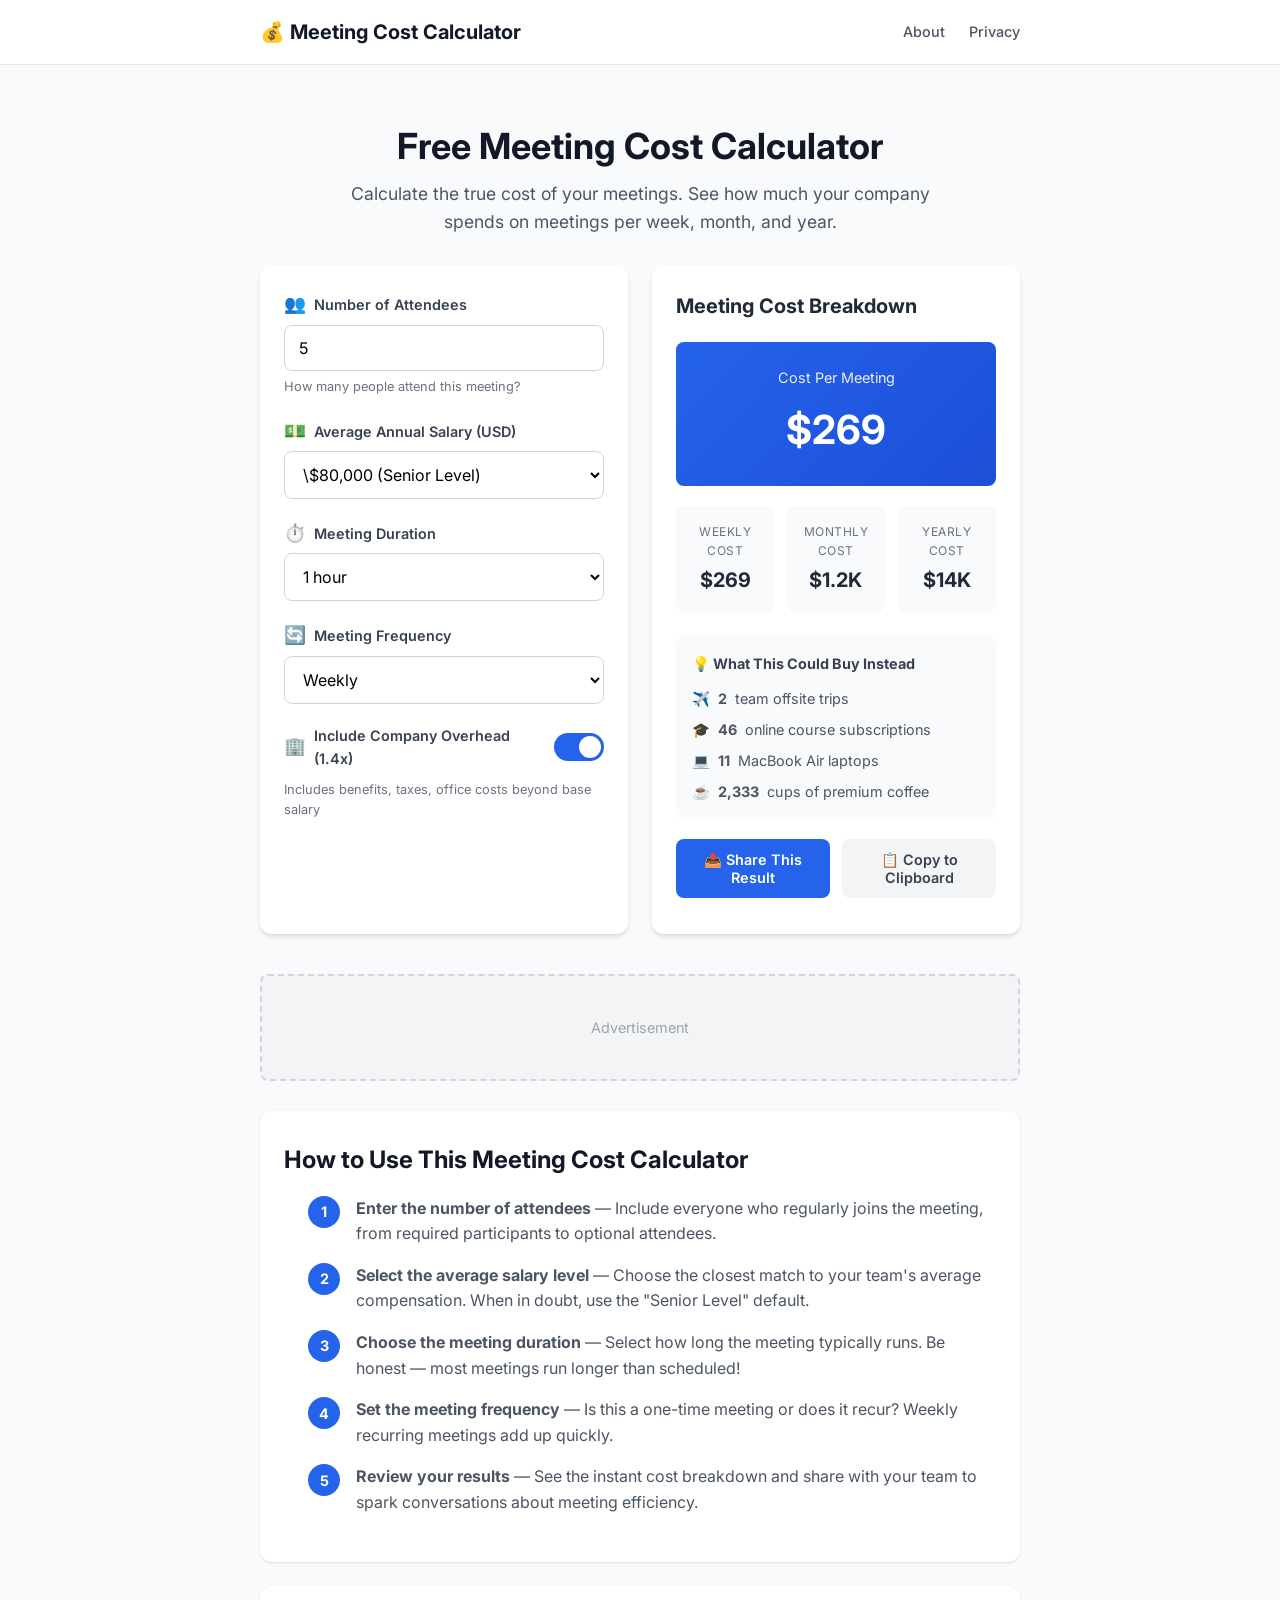
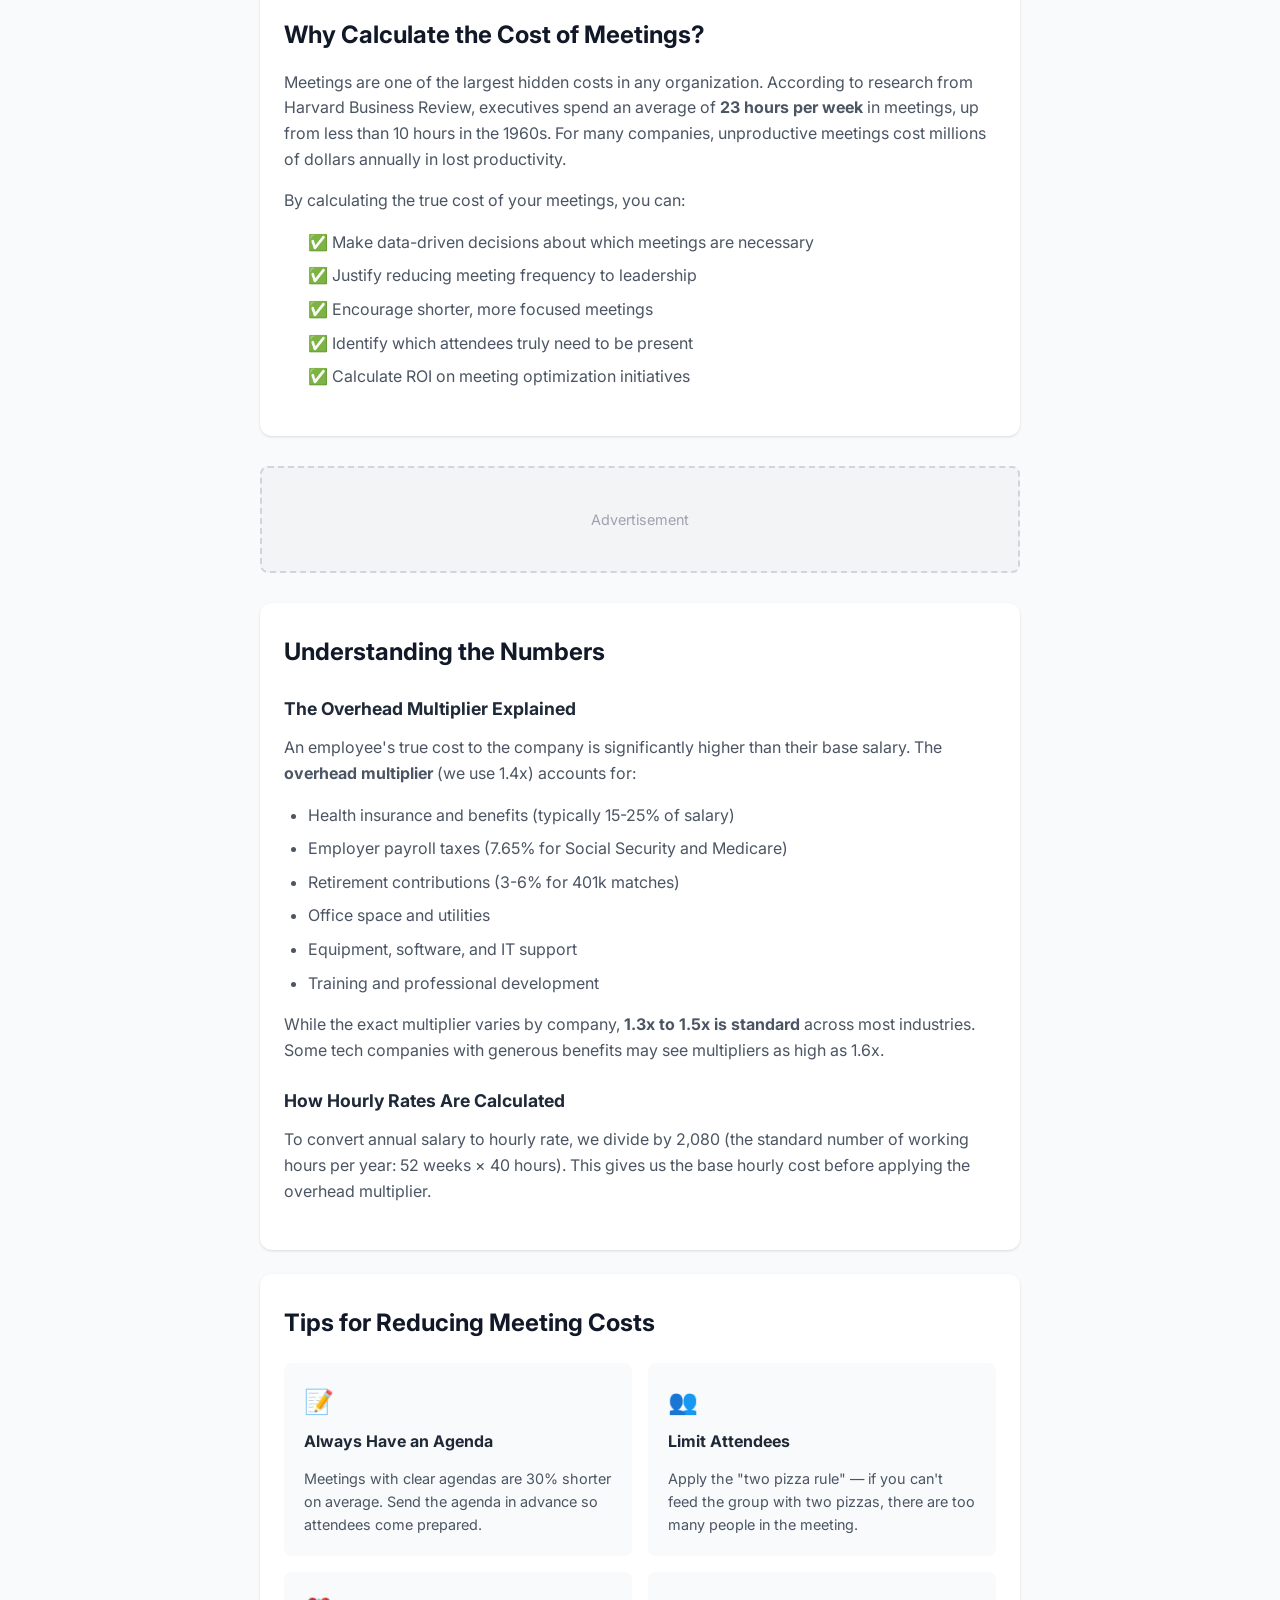
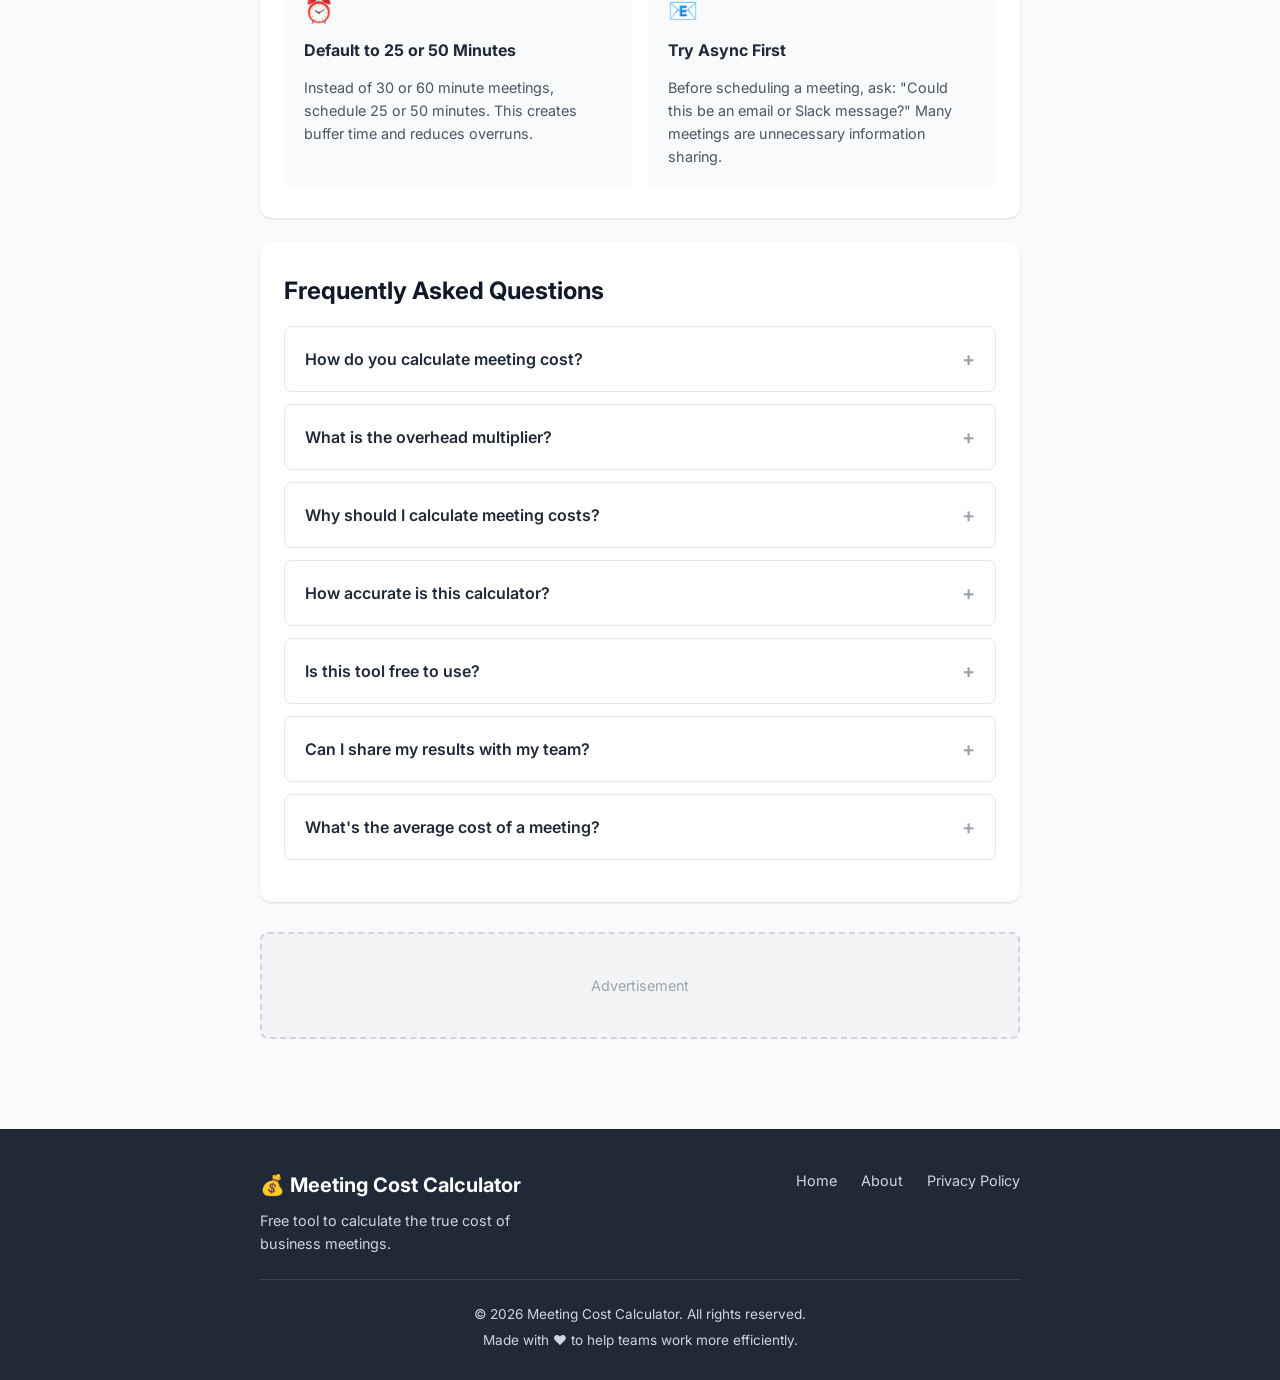
<file: index.html>
<!DOCTYPE html>
<html lang="en">
<head>
    <meta charset="UTF-8">
    <meta name="viewport" content="width=device-width, initial-scale=1.0">
    <meta name="google-site-verification" content="0Us5rEZchp0eKYvYgplHtERlhH9K8f8kBW0bJfZGkyk" />
    <meta name="msvalidate.01" content="0C607791784AF58C1D96AB335BE07128" />
    <!-- Primary SEO -->
    <title>Free Meeting Cost Calculator | Calculate True Cost of Meetings</title>
    <meta name="description" content="Calculate the real cost of your meetings instantly. See how much your company spends on meetings per week, month, and year. Free tool, no signup required.">
    <meta name="keywords" content="meeting cost calculator, meeting ROI, calculate meeting cost, meeting expense calculator, how much do meetings cost">
    <meta name="author" content="Meeting Cost Calculator">
    
    <!-- Canonical URL - UPDATE THIS with your actual domain -->
    <link rel="canonical" href="https://meetingcost.pages.dev/">
    
    <!-- Open Graph / Social Sharing -->
    <meta property="og:type" content="website">
    <meta property="og:title" content="Free Meeting Cost Calculator">
    <meta property="og:description" content="Calculate the real cost of your meetings. See weekly, monthly, and yearly expenses instantly.">
    <meta property="og:url" content="https://meetingcost.pages.dev/">
    <meta property="og:site_name" content="Meeting Cost Calculator">
    
    <!-- Twitter Card -->
    <meta name="twitter:card" content="summary_large_image">
    <meta name="twitter:title" content="Free Meeting Cost Calculator">
    <meta name="twitter:description" content="Calculate the real cost of your meetings instantly.">
    
    <!-- Favicon - Simple SVG -->
    <link rel="icon" href="data:image/svg+xml,<svg xmlns='http://www.w3.org/2000/svg' viewBox='0 0 100 100'><text y='.9em' font-size='90'>💰</text></svg>">
    
    <!-- Preconnect for performance -->
    <link rel="preconnect" href="https://fonts.googleapis.com">
    <link rel="preconnect" href="https://fonts.gstatic.com" crossorigin>
    <link href="https://fonts.googleapis.com/css2?family=Inter:wght@400;500;600;700&display=swap" rel="stylesheet">
    
    <!-- Styles -->
    <link rel="stylesheet" href="style.css">
    
    <!-- JSON-LD Schema Markup -->
    <script type="application/ld+json">
    {
        "@context": "https://schema.org",
        "@type": "WebApplication",
        "name": "Meeting Cost Calculator",
        "description": "Free online tool to calculate the true cost of business meetings including salaries and company overhead",
        "url": "https://meetingcost.pages.dev/",
        "applicationCategory": "BusinessApplication",
        "operatingSystem": "Any",
        "offers": {
            "@type": "Offer",
            "price": "0",
            "priceCurrency": "USD"
        },
        "featureList": [
            "Calculate meeting costs instantly",
            "Include company overhead costs",
            "View weekly, monthly, yearly expenses",
            "Share results with team",
            "No signup required"
        ]
    }
    </script>
    
    <!-- FAQ Schema -->
    <script type="application/ld+json">
    {
        "@context": "https://schema.org",
        "@type": "FAQPage",
        "mainEntity": [
            {
                "@type": "Question",
                "name": "How do you calculate meeting cost?",
                "acceptedAnswer": {
                    "@type": "Answer",
                    "text": "Meeting cost is calculated by multiplying each attendee's hourly rate by the meeting duration. We also add a 1.4x overhead multiplier to account for benefits, taxes, and office costs that companies pay beyond base salary."
                }
            },
            {
                "@type": "Question",
                "name": "What is the overhead multiplier?",
                "acceptedAnswer": {
                    "@type": "Answer",
                    "text": "The overhead multiplier (typically 1.3x to 1.5x) accounts for additional costs beyond salary including health insurance, retirement contributions, payroll taxes, office space, equipment, and software. We use 1.4x as a reasonable average."
                }
            },
            {
                "@type": "Question",
                "name": "Why should I calculate meeting costs?",
                "acceptedAnswer": {
                    "@type": "Answer",
                    "text": "Understanding meeting costs helps organizations make better decisions about when meetings are necessary, who needs to attend, and how long they should be. Many companies find they can save thousands of dollars annually by reducing unnecessary meetings."
                }
            },
            {
                "@type": "Question",
                "name": "How accurate is this calculator?",
                "acceptedAnswer": {
                    "@type": "Answer",
                    "text": "This calculator provides a reasonable estimate based on average salaries and standard overhead multipliers. Actual costs may vary based on your specific location, industry, and company benefits package."
                }
            },
            {
                "@type": "Question",
                "name": "Is this tool free to use?",
                "acceptedAnswer": {
                    "@type": "Answer",
                    "text": "Yes, this meeting cost calculator is completely free to use. No signup, no email required. Your data stays in your browser and is never sent to any server."
                }
            }
        ]
    }
    </script>

    <!-- Google AdSense - Replace with your code after approval -->
    <!-- <script async src="https://pagead2.googlesyndication.com/pagead/js/adsbygoogle.js?client=ca-pub-XXXXXXXXXXXXXXXX" crossorigin="anonymous"></script> -->
    
</head>
<body>
    <!-- Header -->
    <header class="header">
        <div class="container">
            <a href="/" class="logo">💰 Meeting Cost Calculator</a>
            <nav class="nav">
                <a href="/about.html">About</a>
                <a href="/privacy.html">Privacy</a>
            </nav>
        </div>
    </header>

    <!-- Main Content -->
    <main class="main">
        <div class="container">
            
            <!-- Hero Section -->
            <section class="hero">
                <h1>Free Meeting Cost Calculator</h1>
                <p class="hero-subtitle">Calculate the true cost of your meetings. See how much your company spends on meetings per week, month, and year.</p>
            </section>

            <!-- Calculator Section -->
            <section class="calculator-section">
                <div class="calculator-card">
                    <form id="calculator-form" class="calculator-form">
                        
                        <!-- Attendees -->
                        <div class="form-group">
                            <label for="attendees">
                                <span class="label-icon">👥</span>
                                Number of Attendees
                            </label>
                            <input 
                                type="number" 
                                id="attendees" 
                                min="1" 
                                max="100" 
                                value="5" 
                                required
                            >
                            <span class="input-hint">How many people attend this meeting?</span>
                        </div>

                        <!-- Average Salary -->
                        <div class="form-group">
                            <label for="salary">
                                <span class="label-icon">💵</span>
                                Average Annual Salary (USD)
                            </label>
                            <select id="salary" required>
                                <option value="40000">\$40,000 (Entry Level)</option>
                                <option value="60000">\$60,000 (Mid Level)</option>
                                <option value="80000" selected>\$80,000 (Senior Level)</option>
                                <option value="100000">\$100,000 (Lead/Manager)</option>
                                <option value="120000">\$120,000 (Senior Manager)</option>
                                <option value="150000">\$150,000 (Director)</option>
                                <option value="200000">\$200,000 (VP/Executive)</option>
                                <option value="custom">Custom Amount...</option>
                            </select>
                            <input 
                                type="number" 
                                id="custom-salary" 
                                min="20000" 
                                max="1000000" 
                                placeholder="Enter custom salary"
                                class="hidden"
                            >
                        </div>

                        <!-- Meeting Duration -->
                        <div class="form-group">
                            <label for="duration">
                                <span class="label-icon">⏱️</span>
                                Meeting Duration
                            </label>
                            <select id="duration" required>
                                <option value="15">15 minutes</option>
                                <option value="30">30 minutes</option>
                                <option value="45">45 minutes</option>
                                <option value="60" selected>1 hour</option>
                                <option value="90">1.5 hours</option>
                                <option value="120">2 hours</option>
                                <option value="180">3 hours</option>
                                <option value="240">4 hours</option>
                            </select>
                        </div>

                        <!-- Meeting Frequency -->
                        <div class="form-group">
                            <label for="frequency">
                                <span class="label-icon">🔄</span>
                                Meeting Frequency
                            </label>
                            <select id="frequency" required>
                                <option value="once">One-time meeting</option>
                                <option value="daily">Daily</option>
                                <option value="weekly" selected>Weekly</option>
                                <option value="biweekly">Every 2 weeks</option>
                                <option value="monthly">Monthly</option>
                            </select>
                        </div>

                        <!-- Include Overhead Toggle -->
                        <div class="form-group form-group-toggle">
                            <label for="overhead">
                                <span class="label-icon">🏢</span>
                                Include Company Overhead (1.4x)
                            </label>
                            <label class="toggle">
                                <input type="checkbox" id="overhead" checked>
                                <span class="toggle-slider"></span>
                            </label>
                            <span class="input-hint">Includes benefits, taxes, office costs beyond base salary</span>
                        </div>

                    </form>
                </div>

                <!-- Results Section -->
                <div class="results-card" id="results">
                    <h2>Meeting Cost Breakdown</h2>
                    
                    <div class="result-primary">
                        <span class="result-label">Cost Per Meeting</span>
                        <span class="result-value" id="cost-per-meeting">\$0</span>
                    </div>

                    <div class="results-grid">
                        <div class="result-item">
                            <span class="result-label">Weekly Cost</span>
                            <span class="result-value" id="cost-weekly">\$0</span>
                        </div>
                        <div class="result-item">
                            <span class="result-label">Monthly Cost</span>
                            <span class="result-value" id="cost-monthly">\$0</span>
                        </div>
                        <div class="result-item">
                            <span class="result-label">Yearly Cost</span>
                            <span class="result-value" id="cost-yearly">\$0</span>
                        </div>
                    </div>

                    <div class="result-breakdown" id="breakdown">
                        <h3>💡 What This Could Buy Instead</h3>
                        <ul id="comparison-list">
                            <!-- Populated by JavaScript -->
                        </ul>
                    </div>

                    <div class="share-section">
                        <button type="button" class="btn btn-share" id="share-btn">
                            📤 Share This Result
                        </button>
                        <button type="button" class="btn btn-copy" id="copy-btn">
                            📋 Copy to Clipboard
                        </button>
                    </div>

                    <p class="share-hint" id="share-message"></p>
                </div>
            </section>

            <!-- Ad Placement 1 - After Calculator -->
            <div class="ad-container">
                <!-- AdSense Ad Unit - Replace after approval -->
                <!-- <ins class="adsbygoogle"
                     style="display:block"
                     data-ad-client="ca-pub-XXXXXXXXXXXXXXXX"
                     data-ad-slot="XXXXXXXXXX"
                     data-ad-format="auto"
                     data-full-width-responsive="true"></ins>
                <script>(adsbygoogle = window.adsbygoogle || []).push({});</script> -->
                <div class="ad-placeholder">Advertisement</div>
            </div>

            <!-- How to Use Section -->
            <section class="content-section">
                <h2>How to Use This Meeting Cost Calculator</h2>
                <ol class="steps-list">
                    <li>
                        <strong>Enter the number of attendees</strong> — Include everyone who regularly joins the meeting, from required participants to optional attendees.
                    </li>
                    <li>
                        <strong>Select the average salary level</strong> — Choose the closest match to your team's average compensation. When in doubt, use the "Senior Level" default.
                    </li>
                    <li>
                        <strong>Choose the meeting duration</strong> — Select how long the meeting typically runs. Be honest — most meetings run longer than scheduled!
                    </li>
                    <li>
                        <strong>Set the meeting frequency</strong> — Is this a one-time meeting or does it recur? Weekly recurring meetings add up quickly.
                    </li>
                    <li>
                        <strong>Review your results</strong> — See the instant cost breakdown and share with your team to spark conversations about meeting efficiency.
                    </li>
                </ol>
            </section>

            <!-- Why Calculate Meeting Costs Section -->
            <section class="content-section">
                <h2>Why Calculate the Cost of Meetings?</h2>
                <p>
                    Meetings are one of the largest hidden costs in any organization. According to research from Harvard Business Review, executives spend an average of <strong>23 hours per week</strong> in meetings, up from less than 10 hours in the 1960s. For many companies, unproductive meetings cost millions of dollars annually in lost productivity.
                </p>
                <p>
                    By calculating the true cost of your meetings, you can:
                </p>
                <ul class="benefits-list">
                    <li>✅ Make data-driven decisions about which meetings are necessary</li>
                    <li>✅ Justify reducing meeting frequency to leadership</li>
                    <li>✅ Encourage shorter, more focused meetings</li>
                    <li>✅ Identify which attendees truly need to be present</li>
                    <li>✅ Calculate ROI on meeting optimization initiatives</li>
                </ul>
            </section>

            <!-- Ad Placement 2 - Middle of content -->
            <div class="ad-container">
                <div class="ad-placeholder">Advertisement</div>
            </div>

            <!-- Understanding the Numbers Section -->
            <section class="content-section">
                <h2>Understanding the Numbers</h2>
                
                <h3>The Overhead Multiplier Explained</h3>
                <p>
                    An employee's true cost to the company is significantly higher than their base salary. The <strong>overhead multiplier</strong> (we use 1.4x) accounts for:
                </p>
                <ul>
                    <li>Health insurance and benefits (typically 15-25% of salary)</li>
                    <li>Employer payroll taxes (7.65% for Social Security and Medicare)</li>
                    <li>Retirement contributions (3-6% for 401k matches)</li>
                    <li>Office space and utilities</li>
                    <li>Equipment, software, and IT support</li>
                    <li>Training and professional development</li>
                </ul>
                <p>
                    While the exact multiplier varies by company, <strong>1.3x to 1.5x is standard</strong> across most industries. Some tech companies with generous benefits may see multipliers as high as 1.6x.
                </p>

                <h3>How Hourly Rates Are Calculated</h3>
                <p>
                    To convert annual salary to hourly rate, we divide by 2,080 (the standard number of working hours per year: 52 weeks × 40 hours). This gives us the base hourly cost before applying the overhead multiplier.
                </p>
            </section>

            <!-- Tips Section -->
            <section class="content-section">
                <h2>Tips for Reducing Meeting Costs</h2>
                <div class="tips-grid">
                    <div class="tip-card">
                        <span class="tip-icon">📝</span>
                        <h3>Always Have an Agenda</h3>
                        <p>Meetings with clear agendas are 30% shorter on average. Send the agenda in advance so attendees come prepared.</p>
                    </div>
                    <div class="tip-card">
                        <span class="tip-icon">👥</span>
                        <h3>Limit Attendees</h3>
                        <p>Apply the "two pizza rule" — if you can't feed the group with two pizzas, there are too many people in the meeting.</p>
                    </div>
                    <div class="tip-card">
                        <span class="tip-icon">⏰</span>
                        <h3>Default to 25 or 50 Minutes</h3>
                        <p>Instead of 30 or 60 minute meetings, schedule 25 or 50 minutes. This creates buffer time and reduces overruns.</p>
                    </div>
                    <div class="tip-card">
                        <span class="tip-icon">📧</span>
                        <h3>Try Async First</h3>
                        <p>Before scheduling a meeting, ask: "Could this be an email or Slack message?" Many meetings are unnecessary information sharing.</p>
                    </div>
                </div>
            </section>

            <!-- FAQ Section -->
            <section class="content-section faq-section">
                <h2>Frequently Asked Questions</h2>
                
                <details class="faq-item">
                    <summary>How do you calculate meeting cost?</summary>
                    <p>Meeting cost is calculated by multiplying each attendee's hourly rate by the meeting duration. We also add a 1.4x overhead multiplier to account for benefits, taxes, and office costs that companies pay beyond base salary. The formula is: (Number of Attendees × Hourly Rate × Duration in Hours × Overhead Multiplier).</p>
                </details>

                <details class="faq-item">
                    <summary>What is the overhead multiplier?</summary>
                    <p>The overhead multiplier (typically 1.3x to 1.5x) accounts for additional costs beyond salary including health insurance, retirement contributions, payroll taxes, office space, equipment, and software. We use 1.4x as a reasonable average for most organizations.</p>
                </details>

                <details class="faq-item">
                    <summary>Why should I calculate meeting costs?</summary>
                    <p>Understanding meeting costs helps organizations make better decisions about when meetings are necessary, who needs to attend, and how long they should be. Many companies find they can save thousands of dollars annually by reducing unnecessary meetings or making existing meetings more efficient.</p>
                </details>

                <details class="faq-item">
                    <summary>How accurate is this calculator?</summary>
                    <p>This calculator provides a reasonable estimate based on average salaries and standard overhead multipliers. Actual costs may vary based on your specific location, industry, and company benefits package. For precise calculations, use your company's actual salary data and overhead rates.</p>
                </details>

                <details class="faq-item">
                    <summary>Is this tool free to use?</summary>
                    <p>Yes, this meeting cost calculator is completely free to use. No signup required, no email collection. All calculations happen in your browser — your data is never sent to any server, ensuring complete privacy.</p>
                </details>

                <details class="faq-item">
                    <summary>Can I share my results with my team?</summary>
                    <p>Yes! Click the "Share This Result" button to copy a shareable summary to your clipboard. You can paste this into Slack, email, or any other communication tool to start conversations about meeting efficiency with your team.</p>
                </details>

                <details class="faq-item">
                    <summary>What's the average cost of a meeting?</summary>
                    <p>Research suggests the average meeting costs between \$300 and \$500 per hour when you factor in all attendees' time and overhead. A typical one-hour meeting with 5 senior employees can easily cost \$400-600. Weekly recurring meetings can exceed \$20,000-30,000 per year.</p>
                </details>
            </section>

            <!-- Ad Placement 3 - After FAQ -->
            <div class="ad-container">
                <div class="ad-placeholder">Advertisement</div>
            </div>

        </div>
    </main>

    <!-- Footer -->
    <footer class="footer">
        <div class="container">
            <div class="footer-content">
                <div class="footer-brand">
                    <span class="logo">💰 Meeting Cost Calculator</span>
                    <p>Free tool to calculate the true cost of business meetings.</p>
                </div>
                <div class="footer-links">
                    <a href="/">Home</a>
                    <a href="/about.html">About</a>
                    <a href="/privacy.html">Privacy Policy</a>
                </div>
            </div>
            <div class="footer-bottom">
                <p>© 2026 Meeting Cost Calculator. All rights reserved.</p>
                <p>Made with ❤️ to help teams work more efficiently.</p>
            </div>
        </div>
    </footer>

    <!-- JavaScript -->
    <script src="script.js"></script>
</body>
</html>
</file>
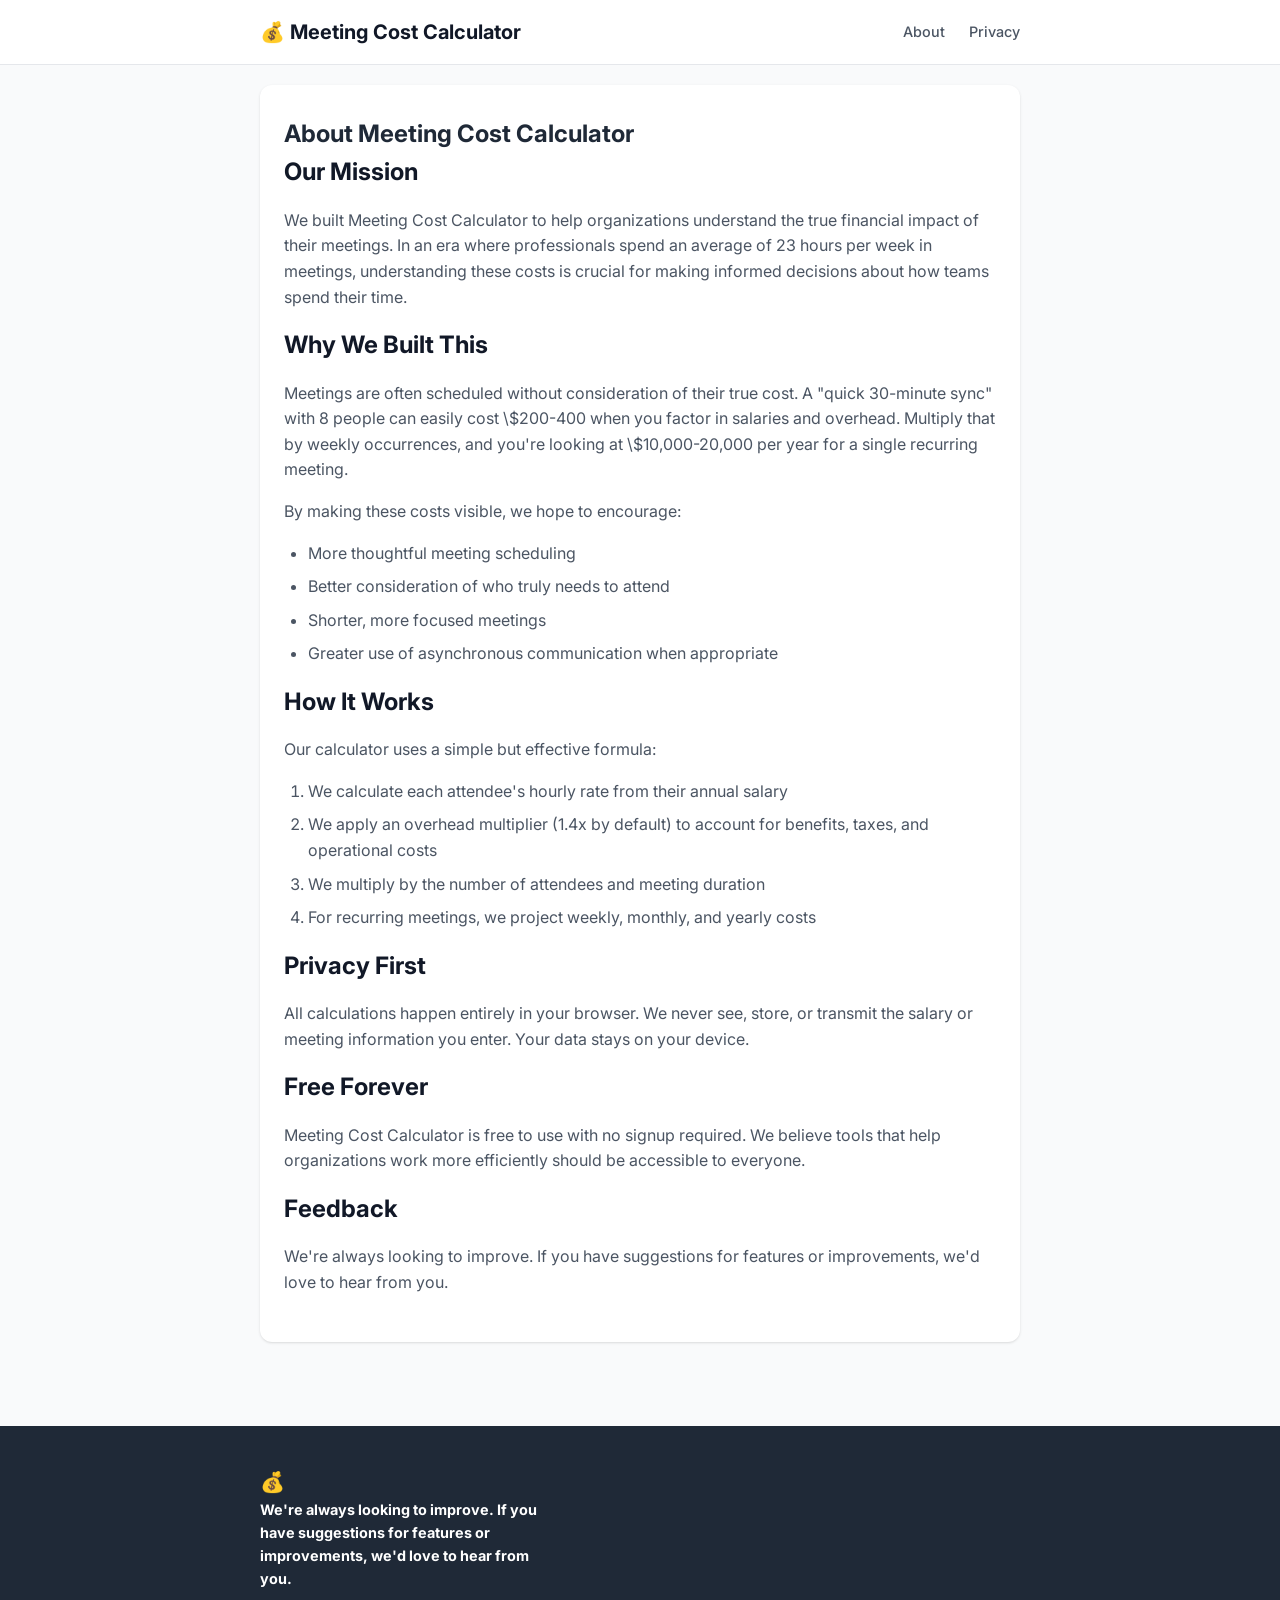
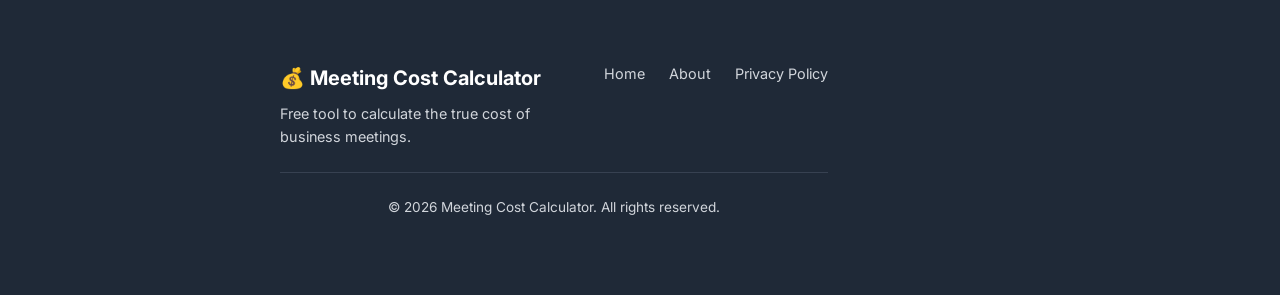
<file: about.html>
<!DOCTYPE html>
<html lang="en">
<head>
    <meta charset="UTF-8">
    <meta name="viewport" content="width=device-width, initial-scale=1.0">
    <title>About | Meeting Cost Calculator</title>
    <meta name="description" content="Learn about Meeting Cost Calculator - a free tool to help organizations understand and reduce meeting costs.">
    <link rel="canonical" href="https://meetingcost.pages.dev/about.html">
    <link rel="icon" href="data:image/svg+xml,<svg xmlns='http://www.w3.org/2000/svg' viewBox='0 0 100 100'><text y='.9em' font-size='90'>💰</text></svg>">
    <link rel="preconnect" href="https://fonts.googleapis.com">
    <link rel="preconnect" href="https://fonts.gstatic.com" crossorigin>
    <link href="https://fonts.googleapis.com/css2?family=Inter:wght@400;500;600;700&display=swap" rel="stylesheet">
    <link rel="stylesheet" href="style.css">
    <meta name="google-site-verification" content="0Us5rEZchp0eKYvYgplHtERlhH9K8f8kBW0bJfZGkyk" />
    <meta name="msvalidate.01" content="0C607791784AF58C1D96AB335BE07128" />
</head>
<body>
    <header class="header">
        <div class="container">
            <a href="/" class="logo">💰 Meeting Cost Calculator</a>
            <nav class="nav">
                <a href="/about.html">About</a>
                <a href="/privacy.html">Privacy</a>
            </nav>
        </div>
    </header>

    <main class="main">
        <div class="container">
            <section class="content-section">
                <h1>About Meeting Cost Calculator</h1>
                
                <h2>Our Mission</h2>
                <p>We built Meeting Cost Calculator to help organizations understand the true financial impact of their meetings. In an era where professionals spend an average of 23 hours per week in meetings, understanding these costs is crucial for making informed decisions about how teams spend their time.</p>

                <h2>Why We Built This</h2>
                <p>Meetings are often scheduled without consideration of their true cost. A "quick 30-minute sync" with 8 people can easily cost \$200-400 when you factor in salaries and overhead. Multiply that by weekly occurrences, and you're looking at \$10,000-20,000 per year for a single recurring meeting.</p>
                
                <p>By making these costs visible, we hope to encourage:</p>
                <ul>
                    <li>More thoughtful meeting scheduling</li>
                    <li>Better consideration of who truly needs to attend</li>
                    <li>Shorter, more focused meetings</li>
                    <li>Greater use of asynchronous communication when appropriate</li>
                </ul>

                <h2>How It Works</h2>
                <p>Our calculator uses a simple but effective formula:</p>
                <ol>
                    <li>We calculate each attendee's hourly rate from their annual salary</li>
                    <li>We apply an overhead multiplier (1.4x by default) to account for benefits, taxes, and operational costs</li>
                    <li>We multiply by the number of attendees and meeting duration</li>
                    <li>For recurring meetings, we project weekly, monthly, and yearly costs</li>
                </ol>

                <h2>Privacy First</h2>
                <p>All calculations happen entirely in your browser. We never see, store, or transmit the salary or meeting information you enter. Your data stays on your device.</p>

                <h2>Free Forever</h2>
                <p>Meeting Cost Calculator is free to use with no signup required. We believe tools that help organizations work more efficiently should be accessible to everyone.</p>

                <h2>Feedback</h2>
                <p>We're always looking to improve. If you have suggestions for features or improvements, we'd love to hear from you.</p>
            </section>
        </div>
    </main>

    <footer class="footer">
        <div class="container">
            <div class="footer-content">
                <div class="footer-brand">
                    <span class="logo">💰                 <p>We're always looking to improve. If you have suggestions for features or improvements, we'd love to hear from you.</p>
            </section>
        </div>
    </main>

    <footer class="footer">
        <div class="container">
            <div class="footer-content">
                <div class="footer-brand">
                    <span class="logo">💰 Meeting Cost Calculator</span>
                    <p>Free tool to calculate the true cost of business meetings.</p>
                </div>
                <div class="footer-links">
                    <a href="/">Home</a>
                    <a href="/about.html">About</a>
                    <a href="/privacy.html">Privacy Policy</a>
                </div>
            </div>
            <div class="footer-bottom">
                <p>© 2026 Meeting Cost Calculator. All rights reserved.</p>
            </div>
        </div>
    </footer>
</body>
</html>
</file>
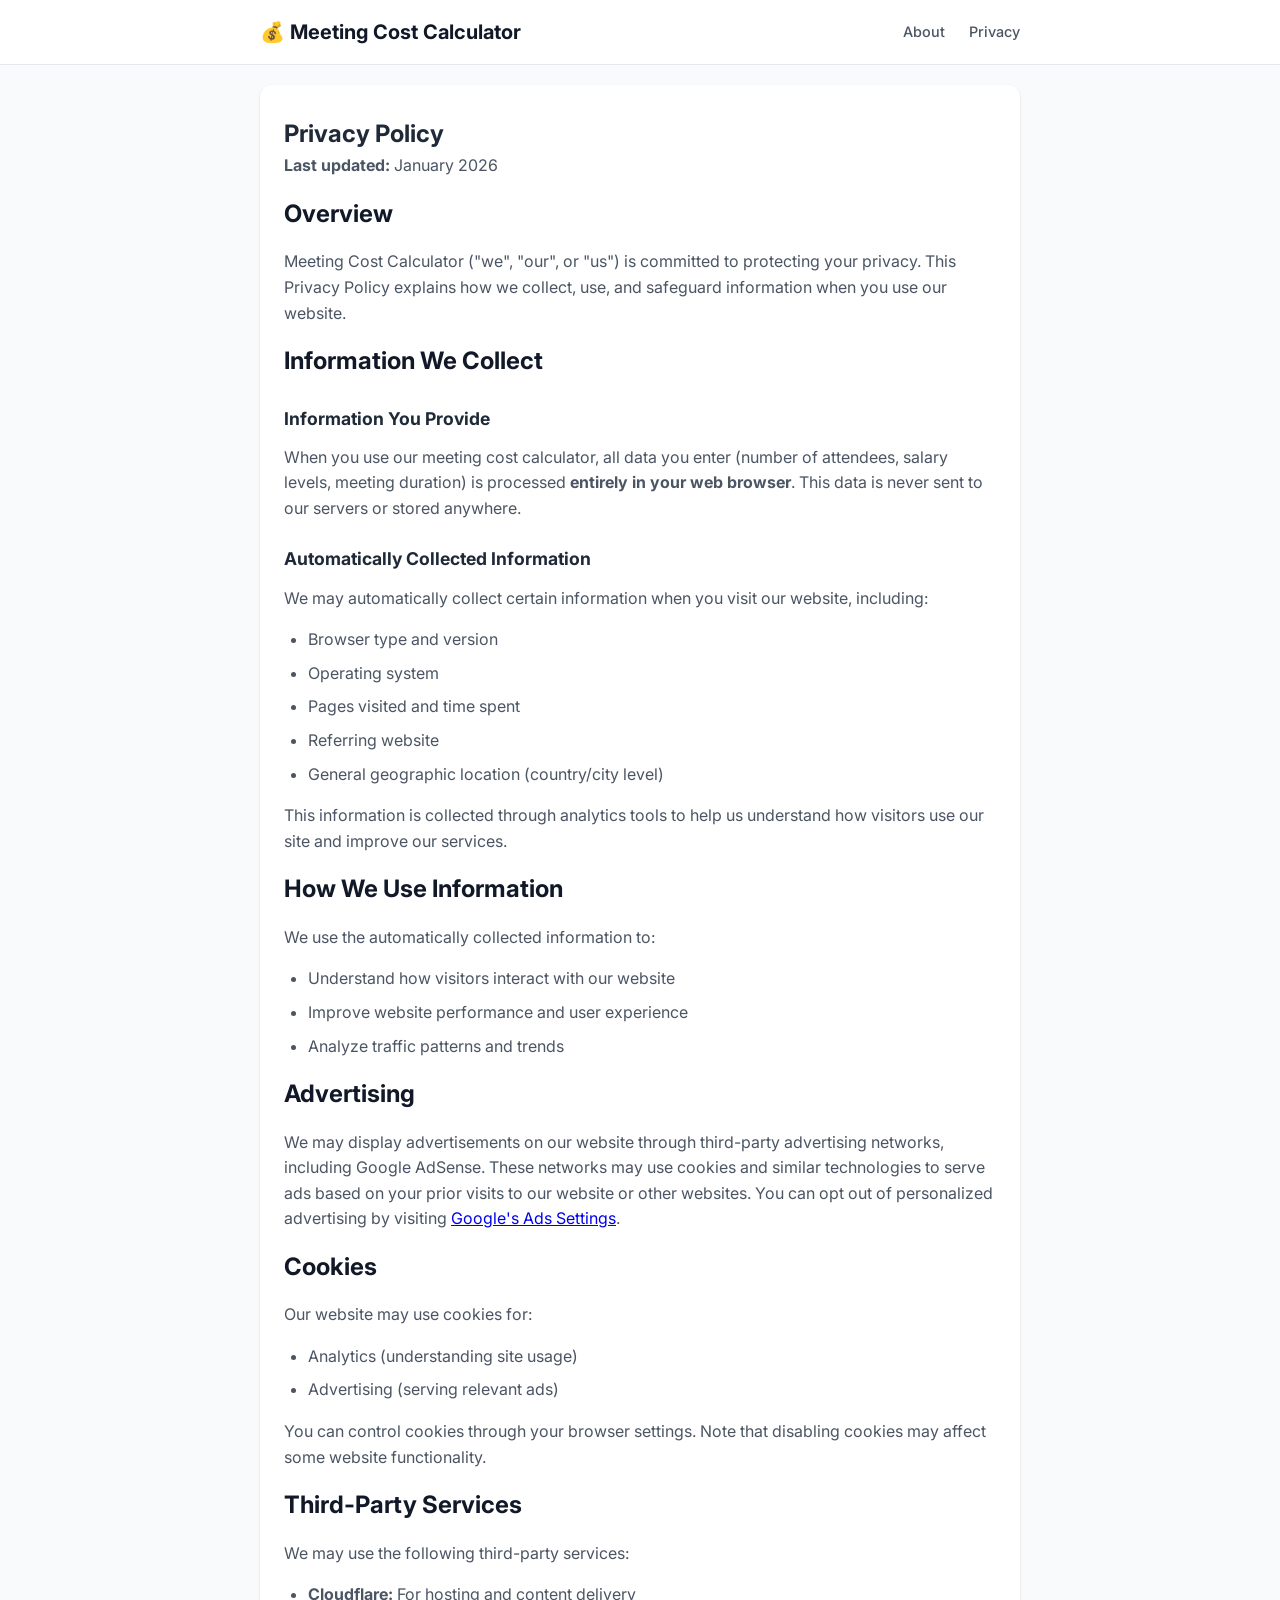
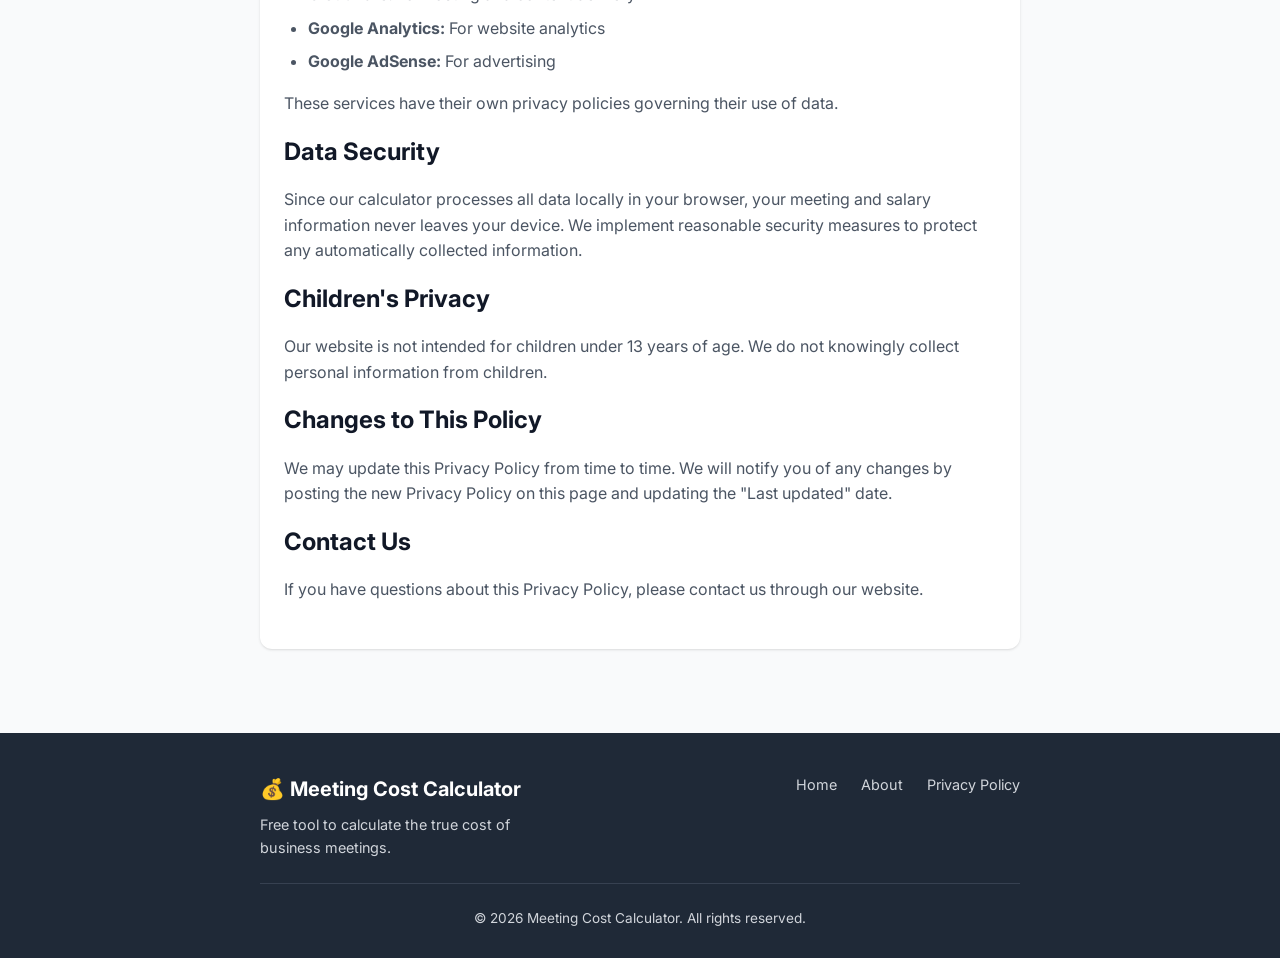
<file: privacy.html>
<!DOCTYPE html>
<html lang="en">
<head>
    <meta charset="UTF-8">
    <meta name="viewport" content="width=device-width, initial-scale=1.0">
    <title>Privacy Policy | Meeting Cost Calculator</title>
    <meta name="description" content="Privacy policy for Meeting Cost Calculator. Learn how we handle your data.">
    <link rel="canonical" href="https://meetingcost.pages.dev/privacy.html">
    <link rel="icon" href="data:image/svg+xml,<svg xmlns='http://www.w3.org/2000/svg' viewBox='0 0 100 100'><text y='.9em' font-size='90'>💰</text></svg>">
    <link rel="preconnect" href="https://fonts.googleapis.com">
    <link rel="preconnect" href="https://fonts.gstatic.com" crossorigin>
    <link href="https://fonts.googleapis.com/css2?family=Inter:wght@400;500;600;700&display=swap" rel="stylesheet">
    <link rel="stylesheet" href="style.css">
    <meta name="google-site-verification" content="0Us5rEZchp0eKYvYgplHtERlhH9K8f8kBW0bJfZGkyk" />
    <meta name="msvalidate.01" content="0C607791784AF58C1D96AB335BE07128" />
</head>
<body>
    <header class="header">
        <div class="container">
            <a href="/" class="logo">💰 Meeting Cost Calculator</a>
            <nav class="nav">
                <a href="/about.html">About</a>
                <a href="/privacy.html">Privacy</a>
            </nav>
        </div>
    </header>

    <main class="main">
        <div class="container">
            <section class="content-section">
                <h1>Privacy Policy</h1>
                <p><strong>Last updated:</strong> January 2026</p>

                <h2>Overview</h2>
                <p>Meeting Cost Calculator ("we", "our", or "us") is committed to protecting your privacy. This Privacy Policy explains how we collect, use, and safeguard information when you use our website.</p>

                <h2>Information We Collect</h2>
                <h3>Information You Provide</h3>
                <p>When you use our meeting cost calculator, all data you enter (number of attendees, salary levels, meeting duration) is processed <strong>entirely in your web browser</strong>. This data is never sent to our servers or stored anywhere.</p>

                <h3>Automatically Collected Information</h3>
                <p>We may automatically collect certain information when you visit our website, including:</p>
                <ul>
                    <li>Browser type and version</li>
                    <li>Operating system</li>
                    <li>Pages visited and time spent</li>
                    <li>Referring website</li>
                    <li>General geographic location (country/city level)</li>
                </ul>
                <p>This information is collected through analytics tools to help us understand how visitors use our site and improve our services.</p>

                <h2>How We Use Information</h2>
                <p>We use the automatically collected information to:</p>
                <ul>
                    <li>Understand how visitors interact with our website</li>
                    <li>Improve website performance and user experience</li>
                    <li>Analyze traffic patterns and trends</li>
                </ul>

                <h2>Advertising</h2>
                <p>We may display advertisements on our website through third-party advertising networks, including Google AdSense. These networks may use cookies and similar technologies to serve ads based on your prior visits to our website or other websites. You can opt out of personalized advertising by visiting <a href="https://www.google.com/settings/ads" target="_blank" rel="noopener">Google's Ads Settings</a>.</p>

                <h2>Cookies</h2>
                <p>Our website may use cookies for:</p>
                <ul>
                    <li>Analytics (understanding site usage)</li>
                    <li>Advertising (serving relevant ads)</li>
                </ul>
                <p>You can control cookies through your browser settings. Note that disabling cookies may affect some website functionality.</p>

                <h2>Third-Party Services</h2>
                <p>We may use the following third-party services:</p>
                <ul>
                    <li><strong>Cloudflare:</strong> For hosting and content delivery</li>
                    <li><strong>Google Analytics:</strong> For website analytics</li>
                    <li><strong>Google AdSense:</strong> For advertising</li>
                </ul>
                <p>These services have their own privacy policies governing their use of data.</p>

                <h2>Data Security</h2>
                <p>Since our calculator processes all data locally in your browser, your meeting and salary information never leaves your device. We implement reasonable security measures to protect any automatically collected information.</p>

                <h2>Children's Privacy</h2>
                <p>Our website is not intended for children under 13 years of age. We do not knowingly collect personal information from children.</p>

                <h2>Changes to This Policy</h2>
                <p>We may update this Privacy Policy from time to time. We will notify you of any changes by posting the new Privacy Policy on this page and updating the "Last updated" date.</p>

                <h2>Contact Us</h2>
                <p>If you have questions about this Privacy Policy, please contact us through our website.</p>
            </section>
        </div>
    </main>

    <footer class="footer">
        <div class="container">
            <div class="footer-content">
                <div class="footer-brand">
                    <span class="logo">💰 Meeting Cost Calculator</span>
                    <p>Free tool to calculate the true cost of business meetings.</p>
                </div>
                <div class="footer-links">
                    <a href="/">Home</a>
                    <a href="/about.html">About</a>
                    <a href="/privacy.html">Privacy Policy</a>
                </div>
            </div>
            <div class="footer-bottom">
                <p>© 2026 Meeting Cost Calculator. All rights reserved.</p>
            </div>
        </div>
    </footer>
</body>
</html>
</file>
<file: style.css>
/* ============================================
   CSS Variables & Reset
   ============================================ */
:root {
    --primary: #2563eb;
    --primary-dark: #1d4ed8;
    --primary-light: #dbeafe;
    --secondary: #10b981;
    --warning: #f59e0b;
    --danger: #ef4444;
    --gray-50: #f9fafb;
    --gray-100: #f3f4f6;
    --gray-200: #e5e7eb;
    --gray-300: #d1d5db;
    --gray-400: #9ca3af;
    --gray-500: #6b7280;
    --gray-600: #4b5563;
    --gray-700: #374151;
    --gray-800: #1f2937;
    --gray-900: #111827;
    --white: #ffffff;
    --shadow-sm: 0 1px 2px 0 rgb(0 0 0 / 0.05);
    --shadow: 0 1px 3px 0 rgb(0 0 0 / 0.1), 0 1px 2px -1px rgb(0 0 0 / 0.1);
    --shadow-md: 0 4px 6px -1px rgb(0 0 0 / 0.1), 0 2px 4px -2px rgb(0 0 0 / 0.1);
    --shadow-lg: 0 10px 15px -3px rgb(0 0 0 / 0.1), 0 4px 6px -4px rgb(0 0 0 / 0.1);
    --radius: 8px;
    --radius-lg: 12px;
}

*, *::before, *::after {
    box-sizing: border-box;
    margin: 0;
    padding: 0;
}

html {
    scroll-behavior: smooth;
}

body {
    font-family: 'Inter', -apple-system, BlinkMacSystemFont, 'Segoe UI', Roboto, sans-serif;
    font-size: 16px;
    line-height: 1.6;
    color: var(--gray-800);
    background: var(--gray-50);
    min-height: 100vh;
    display: flex;
    flex-direction: column;
}

/* ============================================
   Layout
   ============================================ */
.container {
    width: 100%;
    max-width: 800px;
    margin: 0 auto;
    padding: 0 20px;
}

.main {
    flex: 1;
    padding: 20px 0 60px;
}

/* ============================================
   Header
   ============================================ */
.header {
    background: var(--white);
    border-bottom: 1px solid var(--gray-200);
    padding: 16px 0;
    position: sticky;
    top: 0;
    z-index: 100;
}

.header .container {
    display: flex;
    justify-content: space-between;
    align-items: center;
}

.logo {
    font-size: 1.25rem;
    font-weight: 700;
    color: var(--gray-900);
    text-decoration: none;
}

.nav {
    display: flex;
    gap: 24px;
}

.nav a {
    color: var(--gray-600);
    text-decoration: none;
    font-size: 0.9rem;
    font-weight: 500;
    transition: color 0.2s;
}

.nav a:hover {
    color: var(--primary);
}

/* ============================================
   Hero Section
   ============================================ */
.hero {
    text-align: center;
    padding: 40px 0 30px;
}

.hero h1 {
    font-size: 2.25rem;
    font-weight: 700;
    color: var(--gray-900);
    margin-bottom: 12px;
    line-height: 1.2;
}

.hero-subtitle {
    font-size: 1.1rem;
    color: var(--gray-600);
    max-width: 600px;
    margin: 0 auto;
}

/* ============================================
   Calculator Section
   ============================================ */
.calculator-section {
    display: grid;
    gap: 24px;
    margin-bottom: 40px;
}

@media (min-width: 768px) {
    .calculator-section {
        grid-template-columns: 1fr 1fr;
    }
}

.calculator-card,
.results-card {
    background: var(--white);
    border-radius: var(--radius-lg);
    padding: 24px;
    box-shadow: var(--shadow-md);
}

/* ============================================
   Form Styles
   ============================================ */
.calculator-form {
    display: flex;
    flex-direction: column;
    gap: 20px;
}

.form-group {
    display: flex;
    flex-direction: column;
    gap: 6px;
}

.form-group label {
    font-weight: 600;
    font-size: 0.9rem;
    color: var(--gray-700);
    display: flex;
    align-items: center;
    gap: 8px;
}

.label-icon {
    font-size: 1.1rem;
}

.form-group input[type="number"],
.form-group select {
    padding: 12px 14px;
    border: 1px solid var(--gray-300);
    border-radius: var(--radius);
    font-size: 1rem;
    font-family: inherit;
    transition: border-color 0.2s, box-shadow 0.2s;
    background: var(--white);
}

.form-group input:focus,
.form-group select:focus {
    outline: none;
    border-color: var(--primary);
    box-shadow: 0 0 0 3px var(--primary-light);
}

.input-hint {
    font-size: 0.8rem;
    color: var(--gray-500);
}

.hidden {
    display: none !important;
}

/* Toggle Switch */
.form-group-toggle {
    flex-direction: row;
    flex-wrap: wrap;
    align-items: center;
    justify-content: space-between;
}

.form-group-toggle label:first-child {
    flex: 1;
}

.form-group-toggle .input-hint {
    width: 100%;
    margin-top: 4px;
}

.toggle {
    position: relative;
    display: inline-block;
    width: 50px;
    height: 28px;
}

.toggle input {
    opacity: 0;
    width: 0;
    height: 0;
}

.toggle-slider {
    position: absolute;
    cursor: pointer;
    top: 0;
    left: 0;
    right: 0;
    bottom: 0;
    background-color: var(--gray-300);
    transition: 0.3s;
    border-radius: 28px;
}

.toggle-slider:before {
    position: absolute;
    content: "";
    height: 22px;
    width: 22px;
    left: 3px;
    bottom: 3px;
    background-color: white;
    transition: 0.3s;
    border-radius: 50%;
    box-shadow: var(--shadow-sm);
}

.toggle input:checked + .toggle-slider {
    background-color: var(--primary);
}

.toggle input:checked + .toggle-slider:before {
    transform: translateX(22px);
}

/* ============================================
   Results Section
   ============================================ */
.results-card h2 {
    font-size: 1.25rem;
    margin-bottom: 20px;
    color: var(--gray-800);
}

.result-primary {
    background: linear-gradient(135deg, var(--primary), var(--primary-dark));
    color: var(--white);
    padding: 24px;
    border-radius: var(--radius);
    text-align: center;
    margin-bottom: 20px;
}

.result-primary .result-label {
    display: block;
    font-size: 0.9rem;
    opacity: 0.9;
    margin-bottom: 8px;
}

.result-primary .result-value {
    font-size: 2.5rem;
    font-weight: 700;
}

.results-grid {
    display: grid;
    grid-template-columns: repeat(3, 1fr);
    gap: 12px;
    margin-bottom: 24px;
}

.result-item {
    background: var(--gray-50);
    padding: 16px;
    border-radius: var(--radius);
    text-align: center;
}

.result-item .result-label {
    display: block;
    font-size: 0.75rem;
    color: var(--gray-500);
    margin-bottom: 4px;
    text-transform: uppercase;
    letter-spacing: 0.5px;
}

.result-item .result-value {
    font-size: 1.25rem;
    font-weight: 700;
    color: var(--gray-800);
}

.result-breakdown {
    background: var(--gray-50);
    padding: 16px;
    border-radius: var(--radius);
    margin-bottom: 20px;
}

.result-breakdown h3 {
    font-size: 0.9rem;
    color: var(--gray-700);
    margin-bottom: 12px;
}

.result-breakdown ul {
    list-style: none;
    display: flex;
    flex-direction: column;
    gap: 8px;
}

.result-breakdown li {
    font-size: 0.9rem;
    color: var(--gray-600);
    display: flex;
    align-items: center;
    gap: 8px;
}

/* Share Buttons */
.share-section {
    display: flex;
    gap: 12px;
    flex-wrap: wrap;
}

.btn {
    padding: 12px 20px;
    border: none;
    border-radius: var(--radius);
    font-size: 0.9rem;
    font-weight: 600;
    cursor: pointer;
    transition: all 0.2s;
    font-family: inherit;
}

.btn-share {
    background: var(--primary);
    color: var(--white);
    flex: 1;
}

.btn-share:hover {
    background: var(--primary-dark);
}

.btn-copy {
    background: var(--gray-100);
    color: var(--gray-700);
    flex: 1;
}

.btn-copy:hover {
    background: var(--gray-200);
}

.share-hint {
    font-size: 0.85rem;
    color: var(--secondary);
    margin-top: 12px;
    text-align: center;
}

/* ============================================
   Content Sections
   ============================================ */
.content-section {
    background: var(--white);
    border-radius: var(--radius-lg);
    padding: 30px 24px;
    margin-bottom: 24px;
    box-shadow: var(--shadow);
}

.content-section h2 {
    font-size: 1.5rem;
    color: var(--gray-900);
    margin-bottom: 16px;
}

.content-section h3 {
    font-size: 1.1rem;
    color: var(--gray-800);
    margin-top: 24px;
    margin-bottom: 12px;
}

.content-section p {
    color: var(--gray-600);
    margin-bottom: 16px;
}

.content-section ul,
.content-section ol {
    margin-bottom: 16px;
    padding-left: 24px;
}

.content-section li {
    color: var(--gray-600);
    margin-bottom: 8px;
}

.steps-list {
    counter-reset: steps;
    list-style: none;
    padding-left: 0;
}

.steps-list li {
    counter-increment: steps;
    position: relative;
    padding-left: 48px;
    margin-bottom: 16px;
}

.steps-list li::before {
    content: counter(steps);
    position: absolute;
    left: 0;
    top: 0;
    width: 32px;
    height: 32px;
    background: var(--primary);
    color: var(--white);
    border-radius: 50%;
    display: flex;
    align-items: center;
    justify-content: center;
    font-weight: 700;
    font-size: 0.9rem;
}

.benefits-list {
    list-style: none;
    padding-left: 0;
}

.benefits-list li {
    padding-left: 0;
}

/* Tips Grid */
.tips-grid {
    display: grid;
    gap: 16px;
    margin-top: 20px;
}

@media (min-width: 600px) {
    .tips-grid {
        grid-template-columns: repeat(2, 1fr);
    }
}

.tip-card {
    background: var(--gray-50);
    padding: 20px;
    border-radius: var(--radius);
}

.tip-icon {
    font-size: 1.5rem;
    display: block;
    margin-bottom: 8px;
}

.tip-card h3 {
    margin-top: 0;
    font-size: 1rem;
}

.tip-card p {
    margin-bottom: 0;
    font-size: 0.9rem;
}

/* ============================================
   FAQ Section
   ============================================ */
.faq-item {
    border: 1px solid var(--gray-200);
    border-radius: var(--radius);
    margin-bottom: 12px;
    overflow: hidden;
}

.faq-item summary {
    padding: 16px 20px;
    cursor: pointer;
    font-weight: 600;
    color: var(--gray-800);
    list-style: none;
    display: flex;
    justify-content: space-between;
    align-items: center;
    transition: background 0.2s;
}

.faq-item summary:hover {
    background: var(--gray-50);
}

.faq-item summary::after {
    content: "+";
    font-size: 1.25rem;
    color: var(--gray-400);
    transition: transform 0.2s;
}

.faq-item[open] summary::after {
    transform: rotate(45deg);
}

.faq-item p {
    padding: 0 20px 16px;
    margin: 0;
}

/* ============================================
   Ad Container
   ============================================ */
.ad-container {
    margin: 30px 0;
    min-height: 100px;
    display: flex;
    align-items: center;
    justify-content: center;
}

.ad-placeholder {
    background: var(--gray-100);
    border: 2px dashed var(--gray-300);
    border-radius: var(--radius);
    padding: 40px;
    color: var(--gray-400);
    font-size: 0.9rem;
    text-align: center;
    width: 100%;
}

/* ============================================
   Footer
   ============================================ */
.footer {
    background: var(--gray-800);
    color: var(--gray-300);
    padding: 40px 0 24px;
    margin-top: auto;
}

.footer-content {
    display: flex;
    justify-content: space-between;
    align-items: flex-start;
    flex-wrap: wrap;
    gap: 24px;
    margin-bottom: 24px;
}

.footer-brand .logo {
    color: var(--white);
    display: block;
    margin-bottom: 8px;
}

.footer-brand p {
    font-size: 0.9rem;
    max-width: 300px;
}

.footer-links {
    display: flex;
    gap: 24px;
}

.footer-links a {
    color: var(--gray-300);
    text-decoration: none;
    font-size: 0.9rem;
    transition: color 0.2s;
}

.footer-links a:hover {
    color: var(--white);
}

.footer-bottom {
    border-top: 1px solid var(--gray-700);
    padding-top: 24px;
    text-align: center;
    font-size: 0.85rem;
}

.footer-bottom p {
    margin-bottom: 4px;
}

/* ============================================
   Responsive
   ============================================ */
@media (max-width: 600px) {
    .hero h1 {
        font-size: 1.75rem;
    }
    
    .result-primary .result-value {
        font-size: 2rem;
    }
    
    .results-grid {
        grid-template-columns: 1fr;
    }
    
    .footer-content {
        flex-direction: column;
    }
    
    .share-section {
        flex-direction: column;
    }
}
</file>
